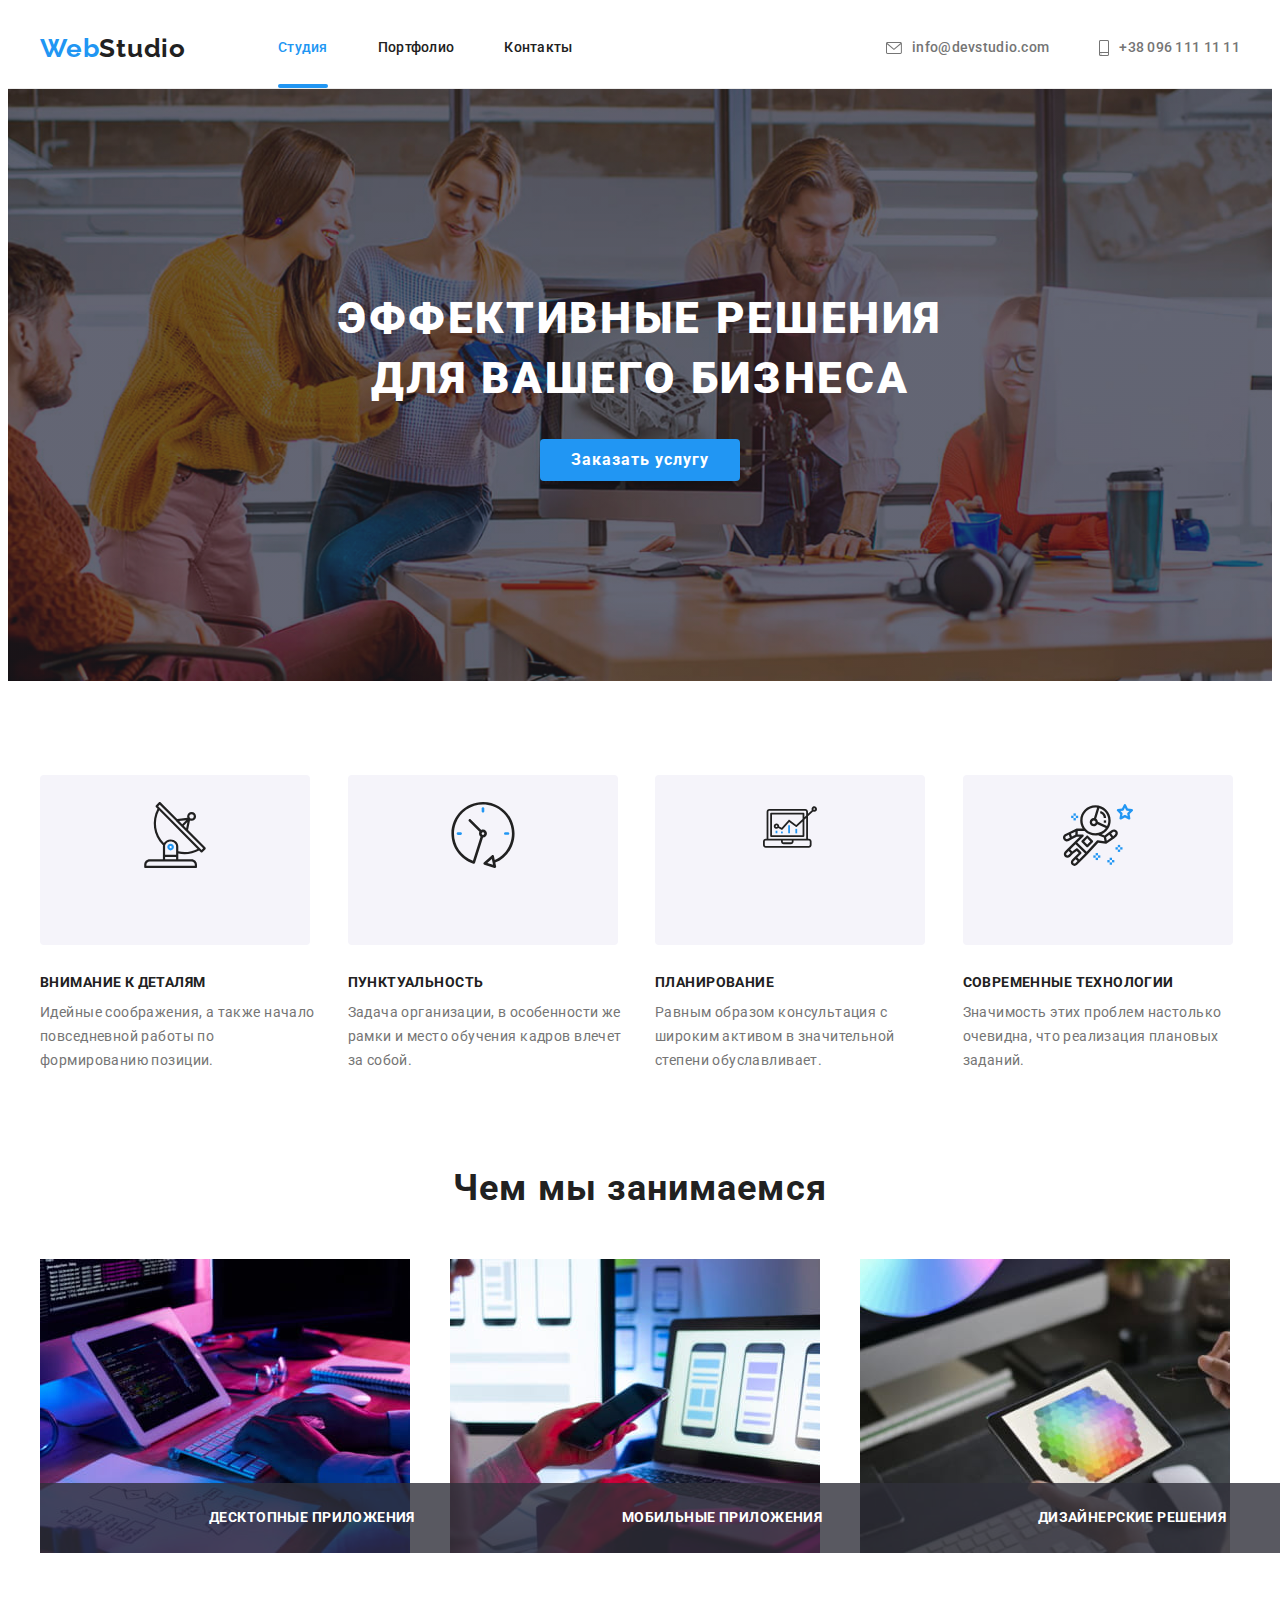
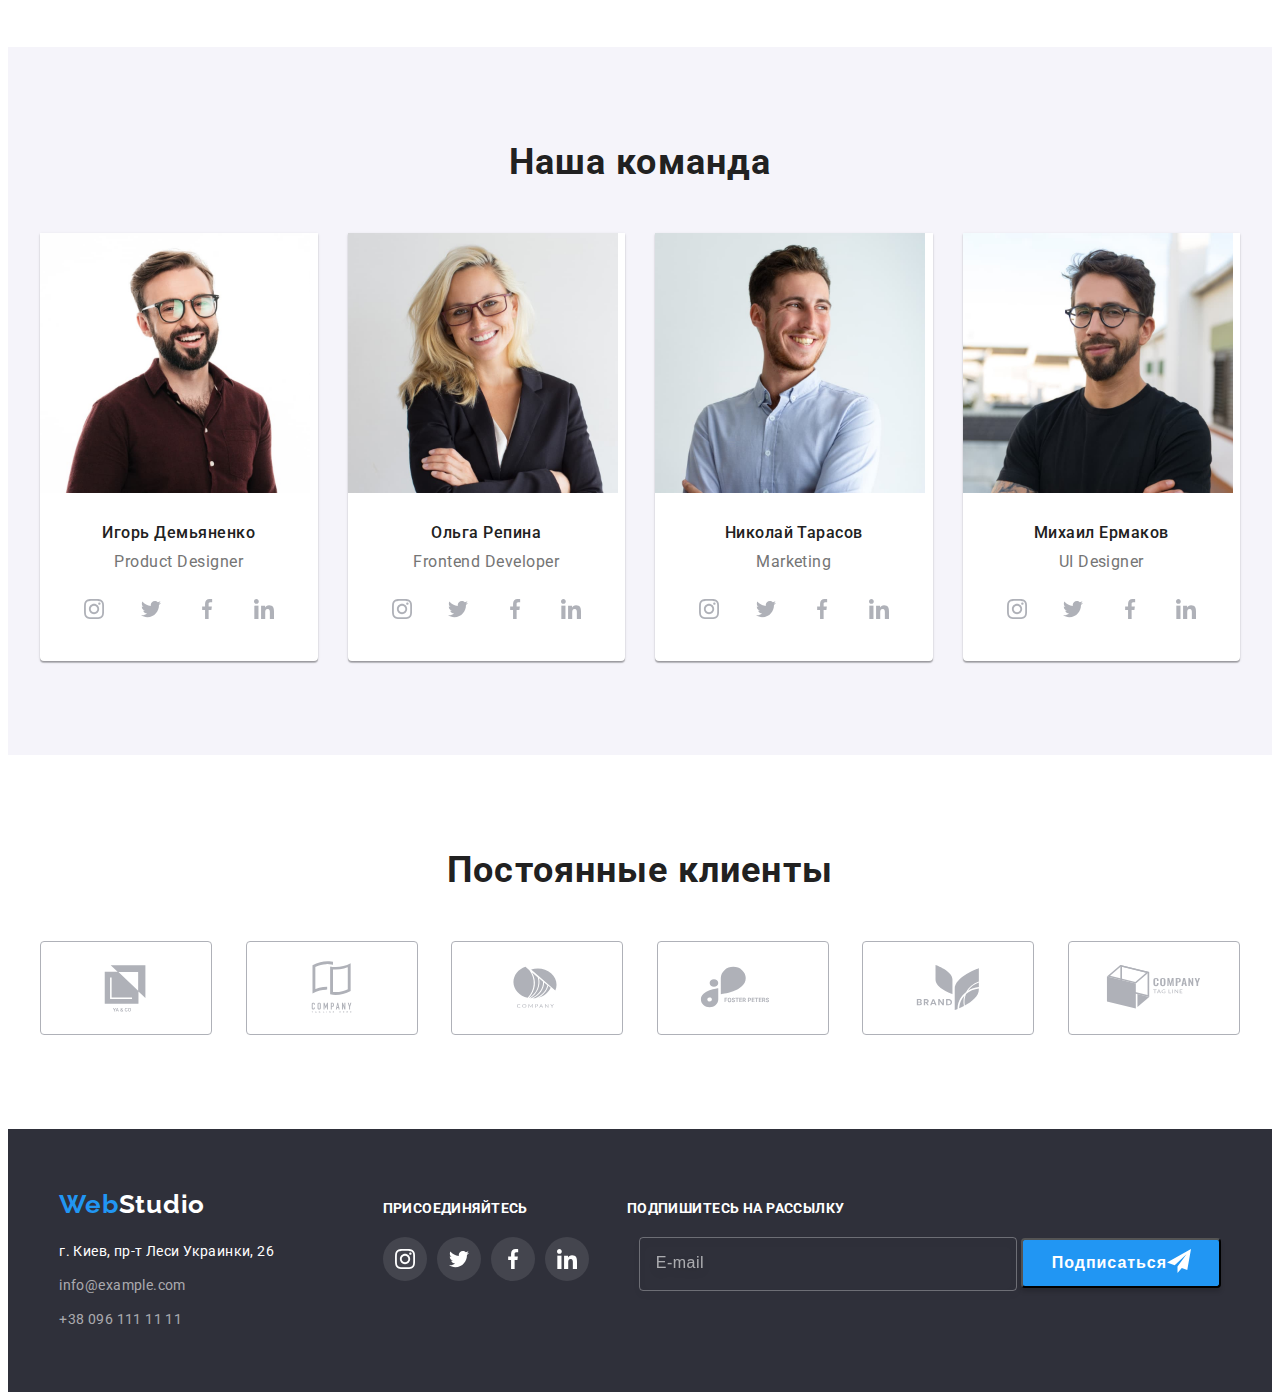
<file: index.html>
<!DOCTYPE html>
<html lang="ru">
  <head>
    <meta charset="UTF-8" />
    <meta http-equiv="X-UA-Compatible" content="IE=edge" />
    <meta name="viewport" content="width=device-width, initial-scale=1.0" />
    <title>WebStudio</title>
    <link
      rel="stylesheet"
      href="https://cdnjs.cloudflare.com/ajax/libs/modern-normalize/1.1.0/modern-normalize.min.css"
      integrity="sha512-wpPYUAdjBVSE4KJnH1VR1HeZfpl1ub8YT/NKx4PuQ5NmX2tKuGu6U/JRp5y+Y8XG2tV+wKQpNHVUX03MfMFn9Q=="
      crossorigin="anonymous"
      referrerpolicy="no-referrer"
    />
    <link rel="preconnect" href="https://fonts.googleapis.com" />
    <link rel="preconnect" href="https://fonts.gstatic.com" crossorigin />
    <link
      href="https://fonts.googleapis.com/css2?family=Raleway:wght@700&family=Roboto:wght@400;500;700;900&display=swap"
      rel="stylesheet"
    />

    <link rel="stylesheet" href="./css/styles.css" />
  </head>
  <body>
    <header class="header">
      <div class="container header-container">
        <a class="header-logo link" href="" lang="en"
          >Web<span class="header-logo-secondary">Studio</span></a
        >
        <nav class="navigation">
          <ul class="nav-list list">
            <li class="nav-list-item">
              <a class="nav-list-link current header-text link" href="./index.html">Студия</a>
            </li>
            <li class="nav-list-item">
              <a class="nav-list-link header-text link" href="./portfolio.html">Портфолио</a>
            </li>
            <li class="nav-list-item">
              <a class="nav-list-link header-text link" href="">Контакты</a>
            </li>
          </ul>
        </nav>
        <ul class="contacts-list list">
          <li class="contacts-list-item">
            <a class="contacts-list-info header-text link" href="mailto:info@devstudio.com">
              <svg width="16" height="12">
                <use href="./images/sprite.svg#envelope"></use>
              </svg>
              info@devstudio.com
            </a>
          </li>
          <li class="contacts-list-item">
            <a class="contacts-list-info header-text link" href="tel:+380961111111">
              <svg width="10" height="16">
                <use href="./images/sprite.svg#smartphone"></use>
              </svg>
              +38 096 111 11 11</a
            >
          </li>
        </ul>
      </div>
    </header>

    <main>
      <!-- Hero -->
      <section class="hero">
        <div class="container">
          <h1 class="main-title">Эффективные решения для вашего бизнеса</h1>
          <button class="hero-btn" data-modal-open type="button">Заказать услугу</button>
        </div>
      </section>
      <!-- Features-->
      <section class="features section">
        <div class="container">
          <!-- нужно скрыть заголовок в css -->
          <h2 class="visually-hidden">Особенности</h2>

          <ul class="features-list list">
            <li class="features-list-item">
              <div class="features-list-icon">
                <svg width="66" height="70">
                  <use href="./images/sprite.svg#antenna"></use>
                </svg>
              </div>
              <h3 class="features-list-title">Внимание к деталям</h3>
              <p class="features-list-description">
                Идейные соображения, а также начало повседневной работы по формированию позиции.
              </p>
            </li>
            <li class="features-list-item">
              <div class="features-list-icon">
                <svg width="66" height="70">
                  <use href="./images/sprite.svg#clock"></use>
                </svg>
              </div>
              <h3 class="features-list-title">Пунктуальность</h3>
              <p class="features-list-description">
                Задача организации, в особенности же рамки и место обучения кадров влечет за собой.
              </p>
            </li>
            <li class="features-list-item">
              <div class="features-list-icon">
                <svg width="70" height="54">
                  <use href="./images/sprite.svg#diagram"></use>
                </svg>
              </div>
              <h3 class="features-list-title">Планирование</h3>
              <p class="features-list-description">
                Равным образом консультация с широким активом в значительной степени обуславливает.
              </p>
            </li>
            <li class="features-list-item">
              <div class="features-list-icon">
                <svg width="70" height="70">
                  <use href="./images/sprite.svg#astronaut"></use>
                </svg>
              </div>
              <h3 class="features-list-title">Современные технологии</h3>
              <p class="features-list-description">
                Значимость этих проблем настолько очевидна, что реализация плановых заданий.
              </p>
            </li>
          </ul>
        </div>
      </section>
      <!-- Jobs -->
      <section class="responsibilities">
        <div class="container">
          <h2 class="overtitle">Чем мы занимаемся</h2>
          <ul class="jobs-list list">
            <li class="jobs-list-item">
              <div class="jobs-list-item-wrapper">
                <img
                  src="./images/coding-process.jpg"
                  alt="разработка сайта"
                  width="370"
                  height="294"
                />
                <h3 class="jobs-list-item-description">Десктопные приложения</h3>
              </div>
            </li>
            <li class="jobs-list-item">
              <div class="jobs-list-item-wrapper">
                <img
                  class="jobs-list-item-img"
                  src="./images/adapting-process.jpg"
                  alt="адаптив сайта"
                  width="370"
                  height="294"
                />
                <h3 class="jobs-list-item-description">Мобильные приложения</h3>
              </div>
            </li>
            <li class="jobs-list-item">
              <div class="jobs-list-item-wrapper">
                <img
                  class="jobs-list-item-img"
                  src="./images/design-process.jpg"
                  alt="дизайн сайта"
                  width="370"
                  height="294"
                />
                <h3 class="jobs-list-item-description">Дизайнерские решения</h3>
              </div>
            </li>
          </ul>
        </div>
      </section>
      <!-- Our Team -->
      <section class="team section">
        <div class="container">
          <h2 class="overtitle">Наша команда</h2>
          <ul class="list team-list">
            <li class="team-list-item">
              <img
                class="team-list-img"
                src="./images/team-member1.jpg"
                alt="улыбающийся молодой темноволосый мужчина в очках"
                width="270"
                height="260"
              />
              <div class="team-text-content">
                <h3 class="team-list-title">Игорь Демьяненко</h3>
                <p class="team-list-description" lang="en">Product Designer</p>
                <ul class="social-list list">
                  <li class="social-list-item">
                    <a class="social-list-link link" href="">
                      <svg class="social-list-icon" width="20" height="20">
                        <use href="./images/sprite.svg#instagram"></use>
                      </svg>
                    </a>
                  </li>
                  <li class="social-list-item">
                    <a class="social-list-link link" href="">
                      <svg class="social-list-icon" width="20" height="20">
                        <use href="./images/sprite.svg#twitter"></use>
                      </svg>
                    </a>
                  </li>
                  <li class="social-list-item">
                    <a class="social-list-link link" href="">
                      <svg class="social-list-icon" width="20" height="20">
                        <use href="./images/sprite.svg#facebook"></use>
                      </svg>
                    </a>
                  </li>
                  <li class="social-list-item">
                    <a class="social-list-link link" href="">
                      <svg class="social-list-icon" width="20" height="20">
                        <use href="./images/sprite.svg#linkedin"></use>
                      </svg>
                    </a>
                  </li>
                </ul>
              </div>
            </li>

            <li class="team-list-item">
              <img
                class="team-list-img"
                src="./images/team-member2.jpg"
                alt="молодая улыбающаяся блондинка в очках"
                width="270"
                height="260"
              />
              <div class="team-text-content">
                <h3 class="team-list-title">Ольга Репина</h3>
                <p class="team-list-description" lang="en">Frontend Developer</p>
                <ul class="social-list list">
                  <li class="social-list-item">
                    <a class="social-list-link link" href="">
                      <svg class="social-list-icon" width="20" height="20">
                        <use href="./images/sprite.svg#instagram"></use>
                      </svg>
                    </a>
                  </li>
                  <li class="social-list-item">
                    <a class="social-list-link link" href="">
                      <svg class="social-list-icon" width="20" height="20">
                        <use href="./images/sprite.svg#twitter"></use>
                      </svg>
                    </a>
                  </li>
                  <li class="social-list-item">
                    <a class="social-list-link link" href="">
                      <svg class="social-list-icon" width="20" height="20">
                        <use href="./images/sprite.svg#facebook"></use>
                      </svg>
                    </a>
                  </li>
                  <li class="social-list-item">
                    <a class="social-list-link link" href="">
                      <svg class="social-list-icon" width="20" height="20">
                        <use href="./images/sprite.svg#linkedin"></use>
                      </svg>
                    </a>
                  </li>
                </ul>
              </div>
            </li>
            <li class="team-list-item">
              <img
                class="team-list-img"
                src="./images/team-member3.jpg"
                alt="кучерявый темноволосый парень с улыбкой на лице"
                width="270"
                height="260"
              />
              <div class="team-text-content">
                <h3 class="team-list-title">Николай Тарасов</h3>
                <p class="team-list-description" lang="en">Marketing</p>
                <ul class="social-list list">
                  <li class="social-list-item">
                    <a class="social-list-link link" href="">
                      <svg class="social-list-icon" width="20" height="20">
                        <use href="./images/sprite.svg#instagram"></use>
                      </svg>
                    </a>
                  </li>
                  <li class="social-list-item">
                    <a class="social-list-link link" href="">
                      <svg class="social-list-icon" width="20" height="20">
                        <use href="./images/sprite.svg#twitter"></use>
                      </svg>
                    </a>
                  </li>
                  <li class="social-list-item">
                    <a class="social-list-link link" href="">
                      <svg class="social-list-icon" width="20" height="20">
                        <use href="./images/sprite.svg#facebook"></use>
                      </svg>
                    </a>
                  </li>
                  <li class="social-list-item">
                    <a class="social-list-link link" href="">
                      <svg class="social-list-icon" width="20" height="20">
                        <use href="./images/sprite.svg#linkedin"></use>
                      </svg>
                    </a>
                  </li>
                </ul>
              </div>
            </li>
            <li class="team-list-item">
              <img
                class="team-list-img"
                src="./images/team-member4.jpg"
                alt="темноволосый парень в стильных очках "
                width="270"
                height="260"
              />
              <div class="team-text-content">
                <h3 class="team-list-title">Михаил Ермаков</h3>
                <p class="team-list-description">UI Designer</p>
                <ul class="social-list list">
                  <li class="social-list-item">
                    <a class="social-list-link link" href="">
                      <svg class="social-list-icon" width="20" height="20">
                        <use href="./images/sprite.svg#instagram"></use>
                      </svg>
                    </a>
                  </li>
                  <li class="social-list-item">
                    <a class="social-list-link link" href="">
                      <svg class="social-list-icon" width="20" height="20">
                        <use href="./images/sprite.svg#twitter"></use>
                      </svg>
                    </a>
                  </li>
                  <li class="social-list-item">
                    <a class="social-list-link link" href="">
                      <svg class="social-list-icon" width="20" height="20">
                        <use href="./images/sprite.svg#facebook"></use>
                      </svg>
                    </a>
                  </li>
                  <li class="social-list-item">
                    <a class="social-list-link link" href="">
                      <svg class="social-list-icon" width="20" height="20">
                        <use href="./images/sprite.svg#linkedin"></use>
                      </svg>
                    </a>
                  </li>
                </ul>
              </div>
            </li>
          </ul>
        </div>
      </section>

      <section class="client">
        <div class="container">
          <h2 class="overtitle">Постоянные клиенты</h2>
          <ul class="clients-list list">
            <li class="clients-list-item link">
              <a class="clients-list-link" href="">
                <svg class="clients-list-logo" width="106" height="60">
                  <use class="clients-list-icon" href="./images/sprite.svg#logo-company1"></use>
                </svg>
              </a>
            </li>
            <li class="clients-list-item link">
              <a class="clients-list-link" href="">
                <svg class="clients-list-logo" width="106" height="60">
                  <use href="./images/sprite.svg#logo-company2"></use>
                </svg>
              </a>
            </li>
            <li class="clients-list-item link">
              <a class="clients-list-link" href="">
                <svg class="clients-list-logo" width="106" height="60">
                  <use href="./images/sprite.svg#logo-company3"></use>
                </svg>
              </a>
            </li>
            <li class="clients-list-item link">
              <a class="clients-list-link" href="">
                <svg class="clients-list-logo" width="106" height="60">
                  <use href="./images/sprite.svg#logo-company4"></use>
                </svg>
              </a>
            </li>
            <li class="clients-list-item link">
              <a class="clients-list-link" href="">
                <svg class="clients-list-logo" width="106" height="60">
                  <use href="./images/sprite.svg#logo-company5"></use>
                </svg>
              </a>
            </li>
            <li class="clients-list-item link">
              <a class="clients-list-link" href="">
                <svg class="clients-list-logo" width="106" height="60">
                  <use href="./images/sprite.svg#logo-company6"></use>
                </svg>
              </a>
            </li>
          </ul>
        </div>
      </section>
    </main>

    <footer class="footer">
      <div class="container footer-container">
        <div class="footer-address-info">
          <a class="footer-logo link" href="" lang="en"
            >Web<span class="footer-logo-secondary">Studio</span></a
          >
          <address>
            <ul class="address-list list">
              <li class="address-list-item">
                <a
                  class="address-list-text address-list-residence link"
                  href="https://goo.gl/maps/z7eLqG4QKiJEJie86"
                  target="_blank"
                  rel="noopener noreferrer"
                  >г. Киев, пр-т Леси Украинки, 26</a
                >
              </li>
              <li class="address-list-item">
                <a
                  class="address-list-text address-list-contacts link"
                  href="mailto:info@example.com"
                  >info@example.com</a
                >
              </li>
              <li class="address-list-item">
                <a class="address-list-text address-list-contacts link" href="tel:+380961111111"
                  >+38 096 111 11 11</a
                >
              </li>
            </ul>
          </address>
        </div>
        <div class="footer-social-info">
          <b class="footer-social-info-title">присоединяйтесь</b>
          <ul class="social-list list">
            <li class="social-list-item">
              <a class="social-list-link footer-social-list-link link" href="">
                <svg class="footer-social-list-icon" width="20" height="20">
                  <use href="./images/sprite.svg#instagram"></use>
                </svg>
              </a>
            </li>
            <li class="social-list-item">
              <a class="social-list-link footer-social-list-link link" href="">
                <svg class="footer-social-list-icon" width="20" height="20">
                  <use href="./images/sprite.svg#twitter"></use>
                </svg>
              </a>
            </li>
            <li class="social-list-item">
              <a class="social-list-link footer-social-list-link link" href="">
                <svg class="footer-social-list-icon" width="20" height="20">
                  <use href="./images/sprite.svg#facebook"></use>
                </svg>
              </a>
            </li>
            <li class="social-list-item">
              <a class="social-list-link footer-social-list-link link" href="">
                <svg class="footer-social-list-icon" width="20" height="20">
                  <use href="./images/sprite.svg#linkedin"></use>
                </svg>
              </a>
            </li>
          </ul>
        </div>

        <form>
          <b class="footer-social-info-title">Подпишитесь на рассылку</b>
          <input
            class="footer-subscription-input"
            type="email"
            name="subscription-email"
            placeholder="E-mail"
          />
          <button class="footer-subscription-button" type="submit">Подписаться</button>
        </form>
      </div>
    </footer>

    <div class="backdrop is-hidden" data-modal>
      <div class="modal">
        <button class="modal-button" data-modal-close>
          <svg class="modal-close-icon" width="18" height="18">
            <use href="./images/sprite.svg#close-icon"></use>
          </svg>
        </button>

        <form class="contact-form">
          <b class="contact-form-message">Оставьте свои данные, мы вам перезвоним</b>

          <label class="contact-form-field" for="name">
            <span class="contact-form-field-title">Имя</span>
            <span class="contact-form-input-wrapper">
              <input class="contact-form-input" type="text" name="customer_name" id="name" />
              <svg class="contact-form-input-logo" width="18" height="18">
                <use href="./images/sprite.svg#contact-form-name-icon"></use>
              </svg>
            </span>
          </label>

          <label class="contact-form-field" for="tel">
            <span class="contact-form-field-title">Телефон</span>
            <span class="contact-form-input-wrapper">
              <input class="contact-form-input" type="tel" name="customer_tel" id="tel" />
              <svg class="contact-form-input-logo" width="18" height="18">
                <use href="./images/sprite.svg#contact-form-phone-icon"></use>
              </svg>
            </span>
          </label>
          <label class="contact-form-field" for="email">
            <span class="contact-form-field-title">Почта</span>
            <span class="contact-form-input-wrapper">
              <input class="contact-form-input" type="email" name="customer_email" id="email" />
              <svg class="contact-form-input-logo" width="18" height="18">
                <use href="./images/sprite.svg#contact-form-email-icon"></use>
              </svg>
            </span>
          </label>
          <label class="contact-form-field-title">
            Комментарий
            <textarea
              class="contact-form-comment"
              name="user-comment"
              placeholder="Введите текст"
            ></textarea>
          </label>

          <div class="contact-form-checkbox-wrapper">
            <label for="policy-checkbox" class="contact-form-checkbox-label">
              <input
                name="accept-policy"
                type="checkbox"
                class="contact-form-checkbox visually-hidden"
                id="policy-checkbox"
                required
              />
              <span class="contact-form-checkbox-icon contact-form-checkbox-icon-checked">
                <svg class="" width="16" height="15">
                  <use href="./images/sprite.svg#checkbox-checked"></use>
                </svg>
              </span>

              <span class="contact-form-checkbox-icon contact-form-checkbox-icon-unchecked">
                <svg class="icon-unchecked" width="16" height="15">
                  <use href="./images/sprite.svg#checkbox-unchecked"></use>
                </svg>
              </span>

              Соглашаюсь с рассылкой и принимаю&nbsp;
              <a class="contact-form-checkbox-link" href="">Условия договора</a>
            </label>
          </div>
          <button class="contact-form-submit-button" type="submit">Отправить</button>
        </form>
      </div>
    </div>
    <script src="./js/modal.js"></script>
  </body>
</html>
</file>
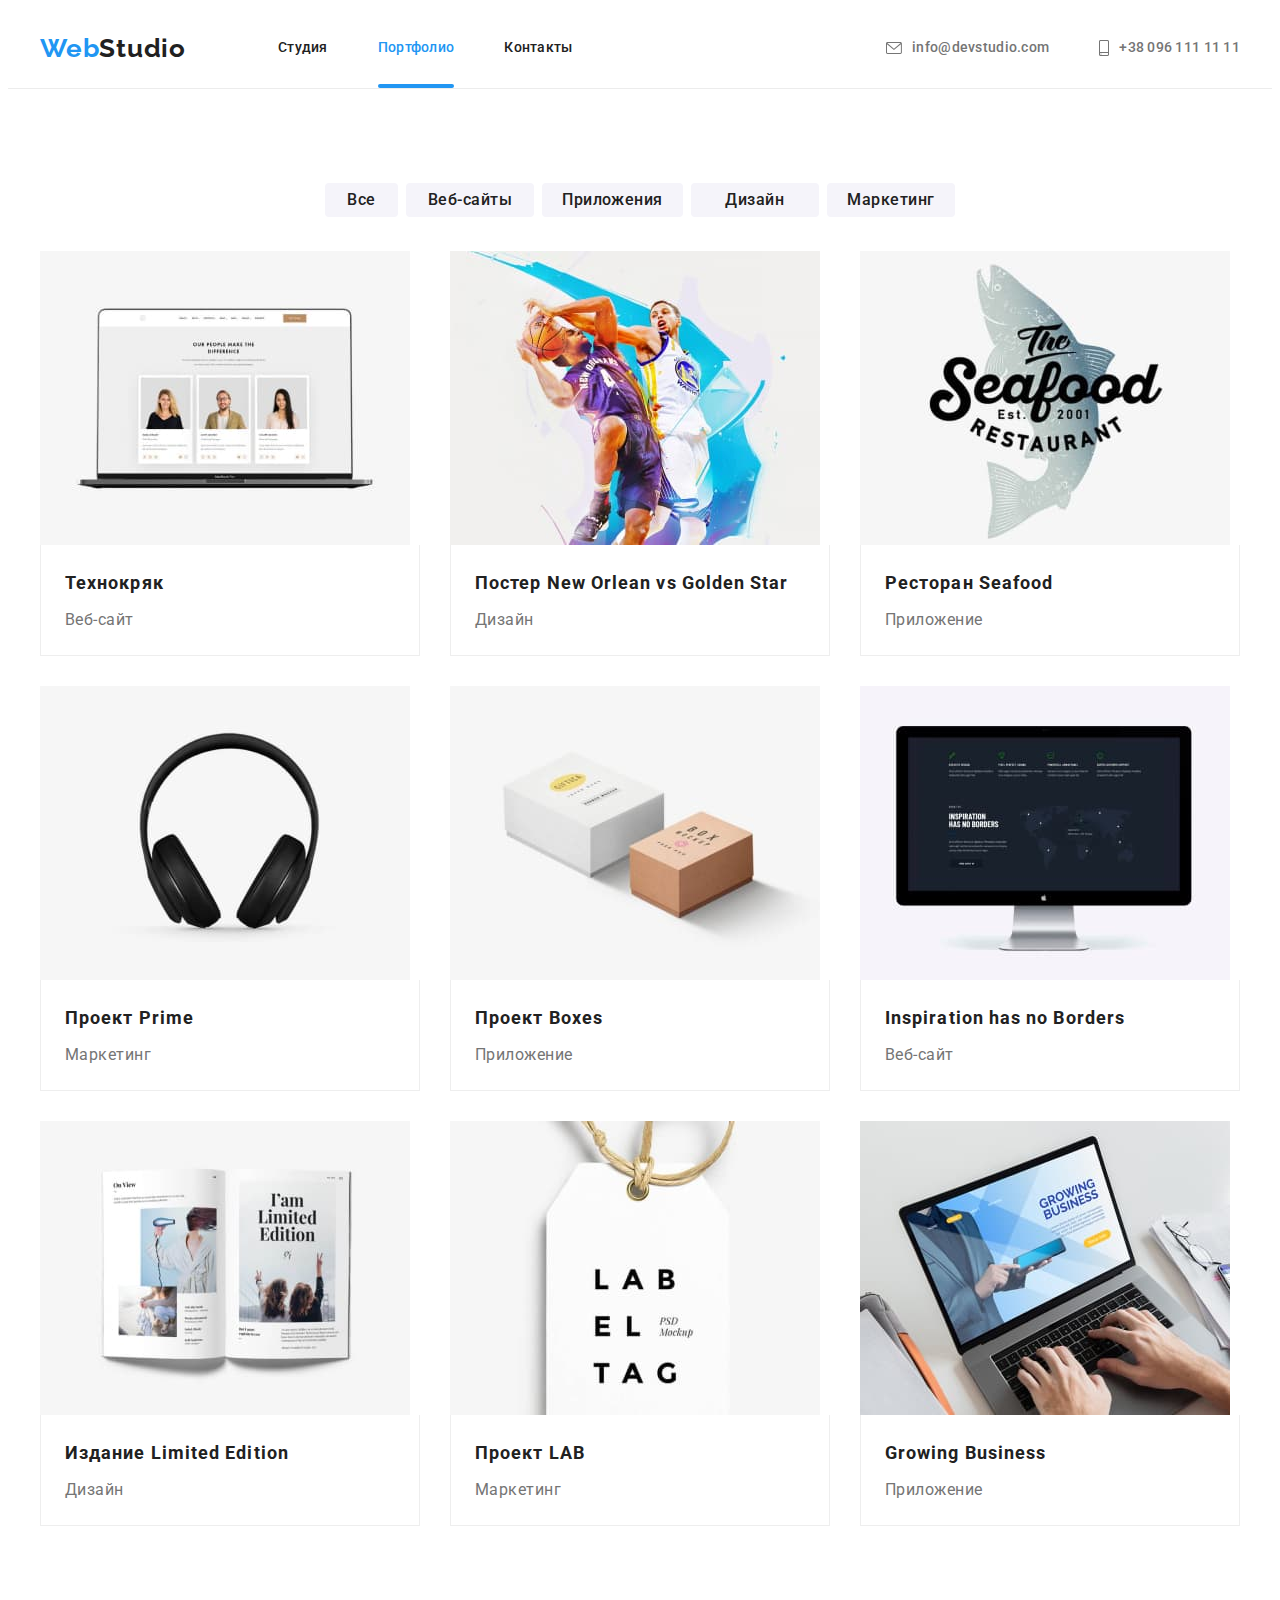
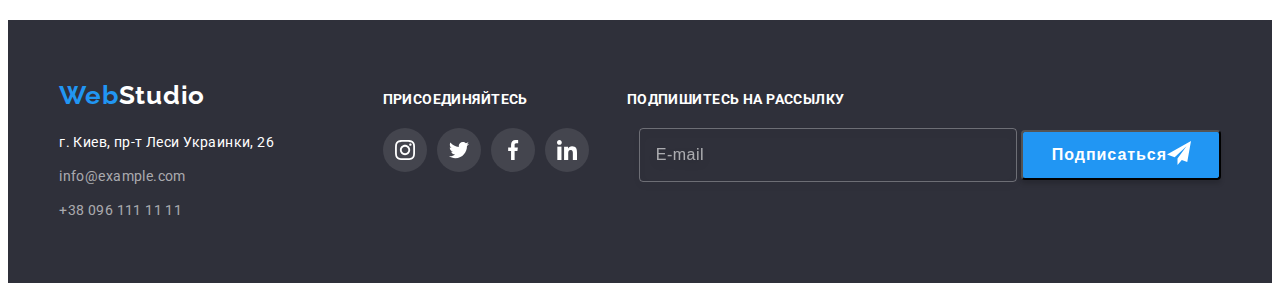
<file: portfolio.html>
<!DOCTYPE html>
<html lang="ru">
  <head>
    <meta charset="UTF-8" />
    <meta http-equiv="X-UA-Compatible" content="IE=edge" />
    <meta name="viewport" content="width=device-width, initial-scale=1.0" />
    <title>Portfolio</title>
    <link
      rel="stylesheet"
      href="https://cdnjs.cloudflare.com/ajax/libs/modern-normalize/1.1.0/modern-normalize.min.css"
      integrity="sha512-wpPYUAdjBVSE4KJnH1VR1HeZfpl1ub8YT/NKx4PuQ5NmX2tKuGu6U/JRp5y+Y8XG2tV+wKQpNHVUX03MfMFn9Q=="
      crossorigin="anonymous"
      referrerpolicy="no-referrer"
    />
    <link rel="preconnect" href="https://fonts.googleapis.com" />
    <link rel="preconnect" href="https://fonts.gstatic.com" crossorigin />
    <link
      href="https://fonts.googleapis.com/css2?family=Raleway:wght@700&family=Roboto:wght@400;500;700;900&display=swap"
      rel="stylesheet"
    />
    <link rel="stylesheet" href="./css/styles.css" />
  </head>
  <body>
    <header class="header">
      <div class="container header-container">
        <a class="header-logo link" href="" lang="en"
          >Web<span class="header-logo-secondary">Studio</span></a
        >
        <nav class="navigation">
          <ul class="nav-list list">
            <li class="nav-list-item">
              <a class="nav-list-link header-text link" href="./index.html">Студия</a>
            </li>
            <li class="nav-list-item">
              <a class="nav-list-link header-text current link" href="./portfolio.html"
                >Портфолио</a
              >
            </li>
            <li class="nav-list-item">
              <a class="nav-list-link header-text link" href="">Контакты</a>
            </li>
          </ul>
        </nav>
        <ul class="contacts-list list">
          <li class="contacts-list-item">
            <a class="contacts-list-info header-text link" href="mailto:info@devstudio.com">
              <svg width="16" height="12">
                <use href="./images/sprite.svg#envelope"></use>
              </svg>
              info@devstudio.com
            </a>
          </li>
          <li class="contacts-list-item">
            <a class="contacts-list-info header-text link" href="tel:+380961111111">
              <svg width="10" height="16">
                <use href="./images/sprite.svg#smartphone"></use>
              </svg>
              +38 096 111 11 11</a
            >
          </li>
        </ul>
      </div>
    </header>

    <main>
      <!-- Samples of work-->
      <section class="portfolio section">
        <div class="container">
          <!-- нужно скрыть заголовок в css -->
          <h1 hidden>Portfolio</h1>

          <ul class="filter list">
            <li class="filter-item">
              <button class="filter-item-btn main-option" type="button">Все</button>
            </li>
            <li class="filter-item">
              <button class="filter-item-btn secondary-option" type="button">Веб-сайты</button>
            </li>
            <li class="filter-item">
              <button class="filter-item-btn secondary-option" type="button">Приложения</button>
            </li>
            <li class="filter-item">
              <button class="filter-item-btn secondary-option" type="button">Дизайн</button>
            </li>
            <li class="filter-item">
              <button class="filter-item-btn secondary-option" type="button">Маркетинг</button>
            </li>
          </ul>

          <ul class="samples-list list">
            <li class="samples-list-item">
              <a class="samples-list-link link" href="">
                <div class="samples-list-link-wrapper">
                  <img
                    class="samples-list-img"
                    src="./images/work-sample1.jpg"
                    alt="скрин вебсайта"
                    width="370"
                    height="294"
                  />
                  <p class="overlay">
                    Ресурс предлагает комплексные предложения с разным уровнем функционала и
                    сервисов. Все это позволит посетителю получить исчерпывающие сведения о компании
                    или частном лице.
                  </p>
                </div>
                <div class="portfolio-card-info">
                  <h2 class="samples-list-title">Технокряк</h2>
                  <p class="samples-list-description">Веб-сайт</p>
                </div>
              </a>
            </li>
            <li class="samples-list-item">
              <a class="samples-list-link link" href="">
                <div class="samples-list-link-wrapper">
                  <img
                    class="samples-list-img"
                    src="./images/work-sample2.jpg"
                    alt="пример постера"
                    width="370"
                    height="294"
                  />

                  <p class="overlay">
                    Ресурс предлагает комплексные предложения с разным уровнем функционала и
                    сервисов. Все это позволит посетителю получить исчерпывающие сведения о компании
                    или частном лице.
                  </p>
                </div>

                <div class="portfolio-card-info">
                  <h2 class="samples-list-title">Постер New Orlean vs Golden Star</h2>
                  <p class="samples-list-description">Дизайн</p>
                </div>
              </a>
            </li>
            <li class="samples-list-item">
              <a class="samples-list-link link" href="">
                <div class="samples-list-link-wrapper">
                  <img
                    class="samples-list-img"
                    src="./images/work-sample3.jpg"
                    alt="пример ресторанного приложения"
                    width="370"
                    height="294"
                  />

                  <p class="overlay">
                    Ресурс предлагает комплексные предложения с разным уровнем функционала и
                    сервисов. Все это позволит посетителю получить исчерпывающие сведения о компании
                    или частном лице.
                  </p>
                </div>

                <div class="portfolio-card-info">
                  <h2 class="samples-list-title">Ресторан Seafood</h2>
                  <p class="samples-list-description">Приложение</p>
                </div>
              </a>
            </li>
            <li class="samples-list-item">
              <a class="samples-list-link link" href="">
                <div class="samples-list-link-wrapper">
                  <img
                    class="samples-list-img"
                    src="./images/work-sample4.jpg"
                    alt="пример проекта"
                    width="370"
                    height="294"
                  />

                  <p class="overlay">
                    Ресурс предлагает комплексные предложения с разным уровнем функционала и
                    сервисов. Все это позволит посетителю получить исчерпывающие сведения о компании
                    или частном лице.
                  </p>
                </div>

                <div class="portfolio-card-info">
                  <h2 class="samples-list-title">Проект Prime</h2>
                  <p class="samples-list-description">Маркетинг</p>
                </div>
              </a>
            </li>
            <li class="samples-list-item">
              <a class="samples-list-link link" href="">
                <div class="samples-list-link-wrapper">
                  <img
                    class="samples-list-img"
                    src="./images/work-sample5.jpg"
                    alt="пример приложения"
                    width="370"
                    height="294"
                  />
                  <p class="overlay">
                    Ресурс предлагает комплексные предложения с разным уровнем функционала и
                    сервисов. Все это позволит посетителю получить исчерпывающие сведения о компании
                    или частном лице.
                  </p>
                </div>

                <div class="portfolio-card-info">
                  <h2 class="samples-list-title">Проект Boxes</h2>
                  <p class="samples-list-description">Приложение</p>
                </div>
              </a>
            </li>
            <li class="samples-list-item">
              <a class="samples-list-link link" href="">
                <div class="samples-list-link-wrapper">
                  <img
                    class="samples-list-img"
                    src="./images/work-sample6.jpg"
                    alt="пример вебсайта"
                    width="370"
                    height="294"
                  />

                  <p class="overlay">
                    Ресурс предлагает комплексные предложения с разным уровнем функционала и
                    сервисов. Все это позволит посетителю получить исчерпывающие сведения о компании
                    или частном лице.
                  </p>
                </div>

                <div class="portfolio-card-info">
                  <h2 class="samples-list-title">Inspiration has no Borders</h2>
                  <p class="samples-list-description">Веб-сайт</p>
                </div>
              </a>
            </li>
            <li class="samples-list-item">
              <a class="samples-list-link link" href="">
                <div class="samples-list-link-wrapper">
                  <img
                    class="samples-list-img"
                    src="./images/work-sample7.jpg"
                    alt="пример дизайна издания"
                    width="370"
                    height="294"
                  />

                  <p class="overlay">
                    Ресурс предлагает комплексные предложения с разным уровнем функционала и
                    сервисов. Все это позволит посетителю получить исчерпывающие сведения о компании
                    или частном лице.
                  </p>
                </div>

                <div class="portfolio-card-info">
                  <h2 class="samples-list-title">Издание Limited Edition</h2>
                  <p class="samples-list-description">Дизайн</p>
                </div>
              </a>
            </li>
            <li class="samples-list-item">
              <a class="samples-list-link link" href="">
                <div class="samples-list-link-wrapper">
                  <img
                    class="samples-list-img"
                    src="./images/work-sample8.jpg"
                    alt="пример шаблона"
                    width="370"
                    height="294"
                  />

                  <p class="overlay">
                    Ресурс предлагает комплексные предложения с разным уровнем функционала и
                    сервисов. Все это позволит посетителю получить исчерпывающие сведения о компании
                    или частном лице.
                  </p>
                </div>

                <div class="portfolio-card-info">
                  <h2 class="samples-list-title">Проект LAB</h2>
                  <p class="samples-list-description">Маркетинг</p>
                </div>
              </a>
            </li>
            <li class="samples-list-item">
              <a class="samples-list-link link" href="">
                <div class="samples-list-link-wrapper">
                  <img
                    class="samples-list-img"
                    src="./images/work-sample9.jpg"
                    alt=" пример приложения"
                    width="370"
                    height="294"
                  />

                  <p class="overlay">
                    Ресурс предлагает комплексные предложения с разным уровнем функционала и
                    сервисов. Все это позволит посетителю получить исчерпывающие сведения о компании
                    или частном лице.
                  </p>
                </div>

                <div class="portfolio-card-info">
                  <h2 class="samples-list-title">Growing Business</h2>
                  <p class="samples-list-description">Приложение</p>
                </div>
              </a>
            </li>
          </ul>
        </div>
      </section>
    </main>

    <footer class="footer">
      <div class="container footer-container">
        <div class="footer-address-info">
          <a class="footer-logo link" href="" lang="en"
            >Web<span class="footer-logo-secondary">Studio</span></a
          >
          <address>
            <ul class="address-list list">
              <li class="address-list-item">
                <a
                  class="address-list-text address-list-residence link"
                  href="https://goo.gl/maps/z7eLqG4QKiJEJie86"
                  target="_blank"
                  rel="noopener noreferrer"
                  >г. Киев, пр-т Леси Украинки, 26</a
                >
              </li>
              <li class="address-list-item">
                <a
                  class="address-list-text address-list-contacts link"
                  href="mailto:info@example.com"
                  >info@example.com</a
                >
              </li>
              <li class="address-list-item">
                <a class="address-list-text address-list-contacts link" href="tel:+380961111111"
                  >+38 096 111 11 11</a
                >
              </li>
            </ul>
          </address>
        </div>
        <div class="footer-social-info">
          <b class="footer-social-info-title">присоединяйтесь</b>
          <ul class="social-list list">
            <li class="social-list-item">
              <a class="social-list-link footer-social-list-link link" href="">
                <svg class="footer-social-list-icon" width="20" height="20">
                  <use href="./images/sprite.svg#instagram"></use>
                </svg>
              </a>
            </li>
            <li class="social-list-item">
              <a class="social-list-link footer-social-list-link link" href="">
                <svg class="footer-social-list-icon" width="20" height="20">
                  <use href="./images/sprite.svg#twitter"></use>
                </svg>
              </a>
            </li>
            <li class="social-list-item">
              <a class="social-list-link footer-social-list-link link" href="">
                <svg class="footer-social-list-icon" width="20" height="20">
                  <use href="./images/sprite.svg#facebook"></use>
                </svg>
              </a>
            </li>
            <li class="social-list-item">
              <a class="social-list-link footer-social-list-link link" href="">
                <svg class="footer-social-list-icon" width="20" height="20">
                  <use href="./images/sprite.svg#linkedin"></use>
                </svg>
              </a>
            </li>
          </ul>
        </div>
        <form>
          <b class="footer-social-info-title">Подпишитесь на рассылку</b>
          <input
            class="footer-subscription-input"
            type="email"
            name="subscription-email"
            placeholder="E-mail"
          />
          <button class="footer-subscription-button" type="submit">Подписаться</button>
        </form>
      </div>
    </footer>
  </body>
</html>
</file>
<file: css/styles.css>
:root {
  --primary-font-family: Roboto, sans-serif;
  --secondary-font-family: Raleway, sans-serif;
  --primary-text-color-theme-dark: #757575;
  --secondary-text-color-theme-dark: #212121;
  --primary-text-color-theme-light: #ffffff;
  --secondary-text-color-theme-light: rgba(255, 255, 255, 0.6);
  --primary-background-color-theme-dark: #2f303a;
  --secondary-background-color-theme-light: #f5f4fa;
  --logo-main-color: #2196f3;
  --header-border-color: #ececec;
  --header-logo-secondary-color: #212121;
  --bg-overlay-dark: rgba(47, 48, 58, 0.4);
  --btn-shadow-color: rgba(0, 0, 0, 0.15);
  --card-shadow-primary-color: rgba(0, 0, 0, 0.12);
  --card-shadow-secondary-color: rgba(0, 0, 0, 0.2);
  --portfolio-card-border-color: #eeeeee;
  --accent-color: #2196f3;
  --icon-color: #afb1b8;
  --footer-bg-icon-primary-color: rgba(255, 255, 255, 0.1);
  --overlay-color: rgba(33, 150, 243, 0.9);
  --card-set-gap: 30px;
  --transition-timing-function: cubic-bezier(0.4, 0, 0.2, 1);
  --jobs-list-item-description-background: rgba(47, 48, 58, 0.8);
}

/* 15 padding 1170 width  */
body {
  font-family: var(--primary-font-family);
}
h1,
h2,
h3,
h4,
h5,
h6,
p {
  margin-top: 0;
  margin-bottom: 0;
}
ul,
ol {
  margin-top: 0;
  margin-bottom: 0;
  padding-left: 0;
}
img {
  display: block;
  max-width: 100%;
  height: auto;
}
address {
  font-style: normal;
}
.list {
  list-style: none;
}
.link {
  text-decoration: none;
}
/* START COMPONENTS */
.container {
  width: 1200px;
  padding-left: 15px;
  padding-right: 15px;
  margin-left: auto;
  margin-right: auto;
}
.section {
  padding-top: 94px;
  padding-bottom: 94px;
}
.overtitle {
  margin-bottom: 50px;
  font-weight: 700;
  font-size: 36px;
  line-height: 1.17;
  text-align: center;
  letter-spacing: 0.03em;
  color: var(--secondary-text-color-theme-dark);
}

/* END COMPONENTS */

/* ========= START HEADER =========*/
.header {
  border-bottom: 1px solid var(--header-border-color);
}
.header-container {
  display: flex;
  align-items: center;
}

.nav-list {
  display: flex;
  text-align: center;
}

.contacts-list {
  display: flex;
  margin-left: auto;
}
.contacts-list-item:first-child {
  margin-right: 50px;
}

.header-logo {
  margin-right: 92px;
  font-family: Raleway;
  font-weight: 700;
  font-size: 26px;
  line-height: 1.19;
  letter-spacing: 0.03em;
  color: var(--logo-main-color);
}
.nav-list-link {
  display: block;
  padding-top: 32px;
  padding-bottom: 32px;

  color: var(--secondary-text-color-theme-dark);

  transition: color 250ms var(--transition-timing-function);
}
.nav-list-item:not(:last-child) {
  margin-right: 50px;
}
.header-logo-secondary {
  color: var(--secondary-text-color-theme-dark);
}
.header-text {
  font-weight: 500;
  font-size: 14px;
  line-height: 1.14;
  letter-spacing: 0.02em;
}

.nav-list-link:hover,
.nav-list-link:focus {
  color: var(--accent-color);
}
.nav-list-link.current {
  position: relative;
  color: var(--accent-color);
}
a.current::after {
  position: absolute;
  content: "";
  display: block;
  height: 4px;
  width: 100%;
  background: #2196F3;
  border-radius: 2px;

  transform: translateY(28px);
}
.contacts-list-info {
  display: flex;
  justify-content: center;
  align-items: center;

  padding-top: 32px;
  padding-bottom: 32px;

  color: var(--primary-text-color-theme-dark);
  transition: color 250ms var(--transition-timing-function);
  
}
.contacts-list-info > svg {
  margin-right: 10px;
  fill: var(--primary-text-color-theme-dark);

  transition: fill 250ms var(--transition-timing-function);
}
.contacts-list-info:hover,
.contacts-list-info:focus {
  color: var(--accent-color);
}
.contacts-list-info:hover > svg,
.contacts-list-info:focus > svg {
  fill: var(--accent-color);
}
/* ========= END HEADER =========*/
/* ========= START HERO =========*/
.hero {
  background-image: linear-gradient(var(--bg-overlay-dark), var(--bg-overlay-dark)),
    url(../images/hero-bg.jpg);
  background-size: cover;
  background-repeat: no-repeat;
  background-position: center;
  background-color: var(--primary-background-color-theme-dark);
  padding-top: 200px;
  padding-bottom: 200px;
  text-align: center;
}
.main-title {
  max-width: 696px;
  margin-left: auto;
  margin-right: auto;
  margin-bottom: 30px;

  font-weight: 900;
  font-size: 44px;
  line-height: 1.36;
  text-align: center;
  letter-spacing: 0.06em;
  text-transform: uppercase;
  color: var(--primary-text-color-theme-light);
}
.hero-btn {
  display: inline-block;
  min-width: 200px;
  padding: 6px 30px;
  border: none;
  cursor: pointer;

  font-family: inherit;
  font-weight: 700;
  font-size: 16px;
  line-height: 1.88;
  text-align: center;
  letter-spacing: 0.06em;
  border-radius: 4px;
  color: var(--primary-text-color-theme-light);
  box-shadow: 0px 4px 4px var(--btn-shadow-color);
  background-color: var(--accent-color);

  transition: background-color 250ms var(--transition-timing-function);
}
.hero-btn:hover,
.hero-btn:focus {
  background-color: #188ce8;
}
/* END HERO */
/* START FEATURES */
.visually-hidden {
  position: absolute;
  width: 1px;
  height: 1px;
  margin: -1px;
  padding: 0;
  overflow: hidden;
  border: 0;
  clip: rect(0 0 0 0);
}

.features-list {
  display: flex;
  flex-wrap: wrap;
  margin-left: calc(-1 * var(--card-set-gap));
}

.features-list-icon {
  width: 270px;
  height: 120px;

  padding-top: 25px;
  padding-bottom: 25px;
  margin-bottom: var(--card-set-gap);
  text-align: center;

  background-color: var(--secondary-background-color-theme-light);
  border-radius: 4px;
}

.features-list-item {
  flex-basis: calc(100% / 4 - 30px);
  margin-left: var(--card-set-gap);
}

.features-list-title {
  margin-bottom: 10px;
  font-weight: 700;
  font-size: 14px;
  line-height: 1.14;
  letter-spacing: 0.03em;
  text-transform: uppercase;
  color: var(--secondary-text-color-theme-dark);
}

.features-list-description {
  font-weight: 400;
  font-size: 14px;
  line-height: 1.71;
  letter-spacing: 0.03em;
  color: var(--primary-text-color-theme-dark);
}

/*END FEATURES */

/* START RESPONSIBILITIES */
.responsibilities {
  padding-bottom: 94px;
}
.jobs-list {
  display: flex;
}
.jobs-list-item {
  flex-basis: calc(100% / 3);
}

.jobs-list-item:not(:nth-child(3n + 1)) {
  margin-left: var(--card-set-gap);
}

  .jobs-list-item-wrapper {
    position: relative;
  }
  .jobs-list-item-description {
    position: absolute;
    bottom:0;
    width: 100%;

    padding: 27px 82px;

    font-weight: 700;
    font-size: 14px;
    line-height: 1.14;
    text-align: center;
    letter-spacing: 0.03em;
    text-transform: uppercase;
    color: var(--primary-text-color-theme-light);
    background: var(--jobs-list-item-description-background);
  
  }
/* END RESPONSIBILITIES */

/* START OUT TEAM */
.team {
  background-color: var(--secondary-background-color-theme-light);
}
.team-list {
  display: flex;
  flex-wrap: wrap;
  margin-left: calc(-1 * var(--card-set-gap));
}
.team-list-item {
  flex-basis: calc(100% / 4 - var(--card-set-gap));
  margin-left: var(--card-set-gap);
  background: #ffffff;
  box-shadow: 0px 1px 3px var(--card-shadow-primary-color), 0px 1px 1px rgba(0, 0, 0, 0.14),
    0px 2px 1px var(--card-shadow-secondary-color);
  border-radius: 0px 0px 4px 4px;
}

.team-text-content {
  padding: 30px 32px;
}

.team-list-title {
  margin-bottom: 10px;
  font-weight: 500;
  font-size: 16px;
  line-height: 1.19;
  text-align: center;
  letter-spacing: 0.03em;
  color: var(--secondary-text-color-theme-dark);
}
.team-list-description {
  margin-bottom: 16px;
  font-weight: 400;
  font-size: 16px;
  line-height: 1.19;
  text-align: center;
  letter-spacing: 0.03em;
  color: var(--primary-text-color-theme-dark);
}
.social-list {
  display: flex;
  justify-content: space-between;
}
.social-list-link {
  display: flex;
  justify-content: center;
  align-items: center;
  width: 44px;
  height: 44px;
  border-radius: 50%;

  transition: background-color 250ms var(--transition-timing-function) ;
}

.social-list-icon {
  fill: var(--icon-color);
  
  transition: fill 250ms var(--transition-timing-function);
}
.social-list-link:hover,
.social-list-link:focus {
  background-color: var(--accent-color);
}

.social-list-link:hover .social-list-icon,
.social-list-link:focus .social-list-icon {
  fill: var(--primary-text-color-theme-light);
}

/* ========= END OUR TEAM =========*/

/* ========= START CLIENTS =========*/
.client {
  padding-top: 94px;
  padding-bottom: 94px;
}
.clients-list {
  display: flex;
  justify-content: space-between;
}
.clients-list-item {
  width: 170px;
  height: 92px;

  border: 1px solid var(--icon-color);
  border-radius: 4px;

  transition: border-color 250ms var(--transition-timing-function);
}
.clients-list-logo {
  fill: var(--icon-color);
}
.clients-list-link {
  display: flex;
  justify-content: center;
  align-items: center;
  width: 100%;
  height: 100%;
}
.clients-list-logo {
  display: block;

  transition: fill 250ms var(--transition-timing-function), border-color 250ms var(--transition-timing-function);
}
.clients-list-item:hover,
.clients-list-item:focus {
  border-color: var(--accent-color);
}

.clients-list-link:hover .clients-list-logo,
.clients-list-link:focus .clients-list-logo {
  fill: var(--accent-color);
}

/* ========= END CLIENTS =========*/

/* ========= START FOOTER =========*/
.footer {
  background-color: var(--primary-background-color-theme-dark);
  padding-top: 60px;
  padding-bottom: 60px;
}
.footer-logo {
  display: inline-block;
  margin-bottom: 20px;

  font-family: var(--secondary-font-family);
  font-weight: 700;
  font-size: 26px;
  line-height: 1.19;
  letter-spacing: 0.03em;
  color: var(--logo-main-color);
}
.address-list-item:not(:last-child) {
  margin-bottom: 10px;
}

.footer-logo-secondary {
  color: var(--primary-text-color-theme-light);
}
.address-list-text {
  font-weight: 400;
  font-size: 14px;
  line-height: 1.71;
  letter-spacing: 0.03em;
}
.address-list-residence {
  color: var(--primary-text-color-theme-light);
}
.address-list-contacts {
  color: var(--secondary-text-color-theme-light);
}
.footer-container {
  display: flex;
  align-items: baseline;
  justify-content: space-around;
}
.footer-address-info {
  margin-right: 70px;
}

.footer-social-info-title {
  display: block;
  margin-bottom: 20px;
  font-weight: 700;
  font-size: 14px;
  line-height: 1.14;
  letter-spacing: 0.03em;
  text-transform: uppercase;
  color: var(--primary-text-color-theme-light);
}

.footer-social-list-icon {
  fill: var(--primary-text-color-theme-light);
}
.footer-social-list-link {
  background-color: var(--footer-bg-icon-primary-color);
}
footer .social-list-item:not(:last-child) {
  margin-right: 10px;
}
.footer-subscription-input{
  padding-left: 16px;
  margin-left: 12px;
  width: 358px;
  height: 50px;
  background: transparent;
  border: 1px solid rgba(255, 255, 255, 0.3);
  filter: drop-shadow(0px 4px 4px rgba(0, 0, 0, 0.15));
  border-radius: 4px;
  color: var(--primary-text-color-theme-light);
}
.footer-subscription-input::placeholder {
  padding-top:16px;
  font-weight: 400;
  font-size: 16px;
  line-height: 1.25;
  letter-spacing: 0.03em;
  color: rgba(255, 255, 255, 0.6);
}
.footer-subscription-button {
  width: 200px;
  height: 50px;
  text-align: left;
  padding-left: 29px;
  background: #2196F3 url(/images/icon-send.svg) no-repeat right 28px bottom 13px;
  box-shadow: 0px 4px 4px rgba(0, 0, 0, 0.15);
  border-radius: 4px;
  
  font-weight: 700;
  font-size: 16px;
  line-height: 1.88;
  letter-spacing: 0.06em;
  color: #FFFFFF;
  cursor: pointer;
}

/* ========= END FOOTER =========*/

/* ========= START PORTFOLIO FILTER =========*/
.filter {
  display: flex;
  justify-content: center;
  align-items: center;

  margin-bottom: 34px;
}
.filter-item:not(:last-child) {
  margin-right: 8px;
}
.main-option {
  min-width: 73px;
}
.secondary-option {
  min-width: 128px;
}

.filter-item-btn {
  padding: 4px 20px;

  font-family: inherit;
  font-weight: 500;
  font-size: 16px;
  line-height: 1.63;
  text-align: center;
  letter-spacing: 0.03em;
  color: var(--secondary-text-color-theme-dark);
  background-color: var(--secondary-background-color-theme-light);

  border: none;
  border-radius: 4px;

  transition: color 250ms var(--transition-timing-function), background-color 250ms var(--transition-timing-function), box-shadow 250ms var(--transition-timing-function);
}
.filter-item-btn:hover,
.filter-item-btn:focus {
  color: var(--primary-text-color-theme-light);
  background-color: var(--accent-color);
  box-shadow: 0px 3px 1px rgba(0, 0, 0, 0.1), 0px 1px 2px rgba(0, 0, 0, 0.08),
    0px 2px 2px rgba(0, 0, 0, 0.12);
  cursor: pointer;
}
/* END PORTFOLIO FILTER */

/* START PORTFOLIO SAMPLES */
.samples-list {
  display: flex;
  flex-wrap: wrap;
  margin-left: calc(-1 * var(--card-set-gap));
  margin-bottom: calc(-1 * var(--card-set-gap));
}

.samples-list-item {
  flex-basis: calc(100% / 3 - var(--card-set-gap));
  margin-left: var(--card-set-gap);
  margin-bottom: var(--card-set-gap);
}

.portfolio-card-info {
  padding: 20px 24px;

  border: 1px solid var(--portfolio-card-border-color);
  border-top: none;
}
.samples-list-link {
  transition: box-shadow 250ms var(--transition-timing-function);
}


.samples-list-link:hover,
.samples-list-link:focus {
  display: block;
  box-shadow: 0px 1px 1px rgba(0, 0, 0, 0.12), 0px 4px 4px rgba(0, 0, 0, 0.06),
    1px 4px 6px rgba(0, 0, 0, 0.16);
}

.portfolio-card-info .samples-list-title {
  margin-bottom: 4px;

  font-weight: 700;
  font-size: 18px;
  line-height: 2;
  letter-spacing: 0.06em;
  color: var(--secondary-text-color-theme-dark);
}

.samples-list-description {
  font-weight: 400;
  font-size: 16px;
  line-height: 1.88;
  letter-spacing: 0.03em;
  color: var(--primary-text-color-theme-dark);
}
.samples-list-link-wrapper {
  position: relative;
  overflow: hidden;
}

.overlay {
  position: absolute;
  
  top: 0;
  left: 0;
  width: 100%;
  height: 100%;
  padding: 62px 24px;
  font-weight: 400;
  font-size: 18px;
  line-height: 1.56;
  letter-spacing: 0.03em;
  color: var(--primary-text-color-theme-light);
  background-color: var(--overlay-color);
  overflow: auto;
  transform: translateY(100%);
  transition: transform 250ms var(--transition-timing-function);
  
}
.samples-list-link:hover .overlay,
.samples-list-link:focus .overlay{
  transform: translateY(0%);
}

/* ========= END PORTFOLIO SAMPLES =========*/

/* START BACKDROP & MODAL  */
.backdrop {
  position: fixed;
  top: 0;
  left: 0;
  width: 100vw;
  height: 100vh;
  background: rgba(0, 0, 0, 0.2);
  transition: opacity 250ms var(--transition-timing-function), visibility 250ms var(--transition-timing-function);
}

.modal {
  position: absolute;
  top: 50%;
  left:50%;
  transform: translate(-50%, -50%);
  padding: 40px;
  width: 528px;
  height: 581px;
  background-color: #FFFFFF;
  box-shadow: 0px 1px 3px rgba(0, 0, 0, 0.12),
  0px 1px 1px rgba(0, 0, 0, 0.14),
  0px 2px 1px rgba(0, 0, 0, 0.2);
  border-radius: 4px;
}
.modal-button {
  
  position: absolute;
  top: 8px;
  right: 8px;
  display: flex;
  justify-content: center;
  align-items: center;
  width: 30px;
  height: 30px;
  border-radius: 50%;
  border: 1px solid rgba(0, 0, 0, 0.1);
  background: #FFFFFF;
  padding: 0;
  cursor: pointer;
}
.modal-close-icon {
transition: fill 250ms var(--transition-timing-function);
}
.modal-button:hover,
.modal-button:focus {
  outline: none;
}

.modal-button:hover > .modal-close-icon,
.modal-button:focus>.modal-close-icon
 {
  fill: var(--accent-color);
}

.backdrop.is-hidden {
  opacity: 0;
  visibility: hidden;
  pointer-events: none;
  
}

.contact-form-message {
  display: block;
  margin-bottom: 12px;
  text-align: center;

  font-weight: 700;
  font-size: 20px;
  line-height: 1.15;
  letter-spacing: 0.03em;
  color: var(--secondary-text-color-theme-dark);
}
.contact-form-field {
  display: block;
  margin-bottom: 10px;
  
}
.contact-form-input {
  padding-left: 42px;
  width: 100%;
  height: 40px;
  border: 1px solid rgba(33, 33, 33, 0.2);
  border-radius: 4px;
  outline: none;
  transition: border-color 250ms var(--transition-timing-function) ;
}
.contact-form-input:focus {
  border-color: var(--accent-color);
}
.contact-form-input-logo {
  transition: fill 250ms var(--transition-timing-function);
}
.contact-form-input:focus + .contact-form-input-logo {
  fill: #188ce8;
}
.contact-form-field-title {
 
  font-weight: 400;
  font-size: 12px;
  line-height: 1.17;
  letter-spacing: 0.01em;
  color: var(--primary-text-color-theme-dark);
}
.contact-form-input-wrapper{
  position: relative;
   margin-top: 4px;
  display: block;

}
.contact-form-input-logo {
  position: absolute;
  top:0;
  left:14px;
  transform: translateY(50%);
}
.contact-form-field-title {
margin-bottom: 20px;
}
.contact-form-comment {
  width: 100%;
  height: 120px;
  margin-top: 4px;
  padding: 16px 12px;
  resize: none;
  outline: none;
  border: 1px solid rgba(33, 33, 33, 0.2);
  box-sizing: border-box;
  border-radius: 4px;
  transition: border-color 250ms var(--transition-timing-function) ;
}
.contact-form-comment:focus {
border-color: var(--accent-color);
}
.contact-form-comment::placeholder {
  font-weight: 400;
  font-size: 14px;
  line-height: 1.14;
  letter-spacing: 0.01em;
  
  color: rgba(117, 117, 117, 0.5);
}

.contact-form-checkbox-wrapper {
  margin-bottom: 30px;
  padding-left: 12px; 
}

.contact-form-checkbox-label {
  position: relative;
  display: flex;
  align-items: center;
  padding-left: 24px;
}
.contact-form-checkbox-label {
  font-weight: 400;
  font-size: 14px;
  line-height: 1.71;
  letter-spacing: 0.03em;
  color: var(--primary-text-color-theme-dark);
}

.contact-form-checkbox-link {
  color: #2196F3;
}

.contact-form-submit-button {
  display: block;
  margin: 0 auto;
  padding: 10px 56px;
  background: #188CE8;
  box-shadow: 0px 4px 4px var(--btn-shadow-color);
  border-radius: 4px;
  border: none;
  font-weight: 700;
  font-size: 16px;
  line-height: 1.88;
  letter-spacing: 0.06em;
  color: var(--primary-text-color-theme-light);
  cursor: pointer;
  outline: none;
}
.contact-form-checkbox-icon {
  position: absolute;
  width: 16px;
  height: 15px;
  top: 50%;
  left: 0;
  transform: translateY(-50%);
}
.contact-form-checkbox:checked + .contact-form-checkbox-icon-checked{
 opacity: 1;
}
.contact-form-checkbox:checked ~.contact-form-checkbox-icon-unchecked {
  opacity: 0;
}
.contact-form-checkbox-icon-checked {
  opacity: 0;
}
.icon-unchecked {
  transition: fill 250ms var(--transition-timing-function);
}
 .contact-form-checkbox:focus ~ .contact-form-checkbox-icon-unchecked .icon-unchecked {
  fill: var(--accent-color);
 }

/* END BACKDROP & MODAL*/
</file>
